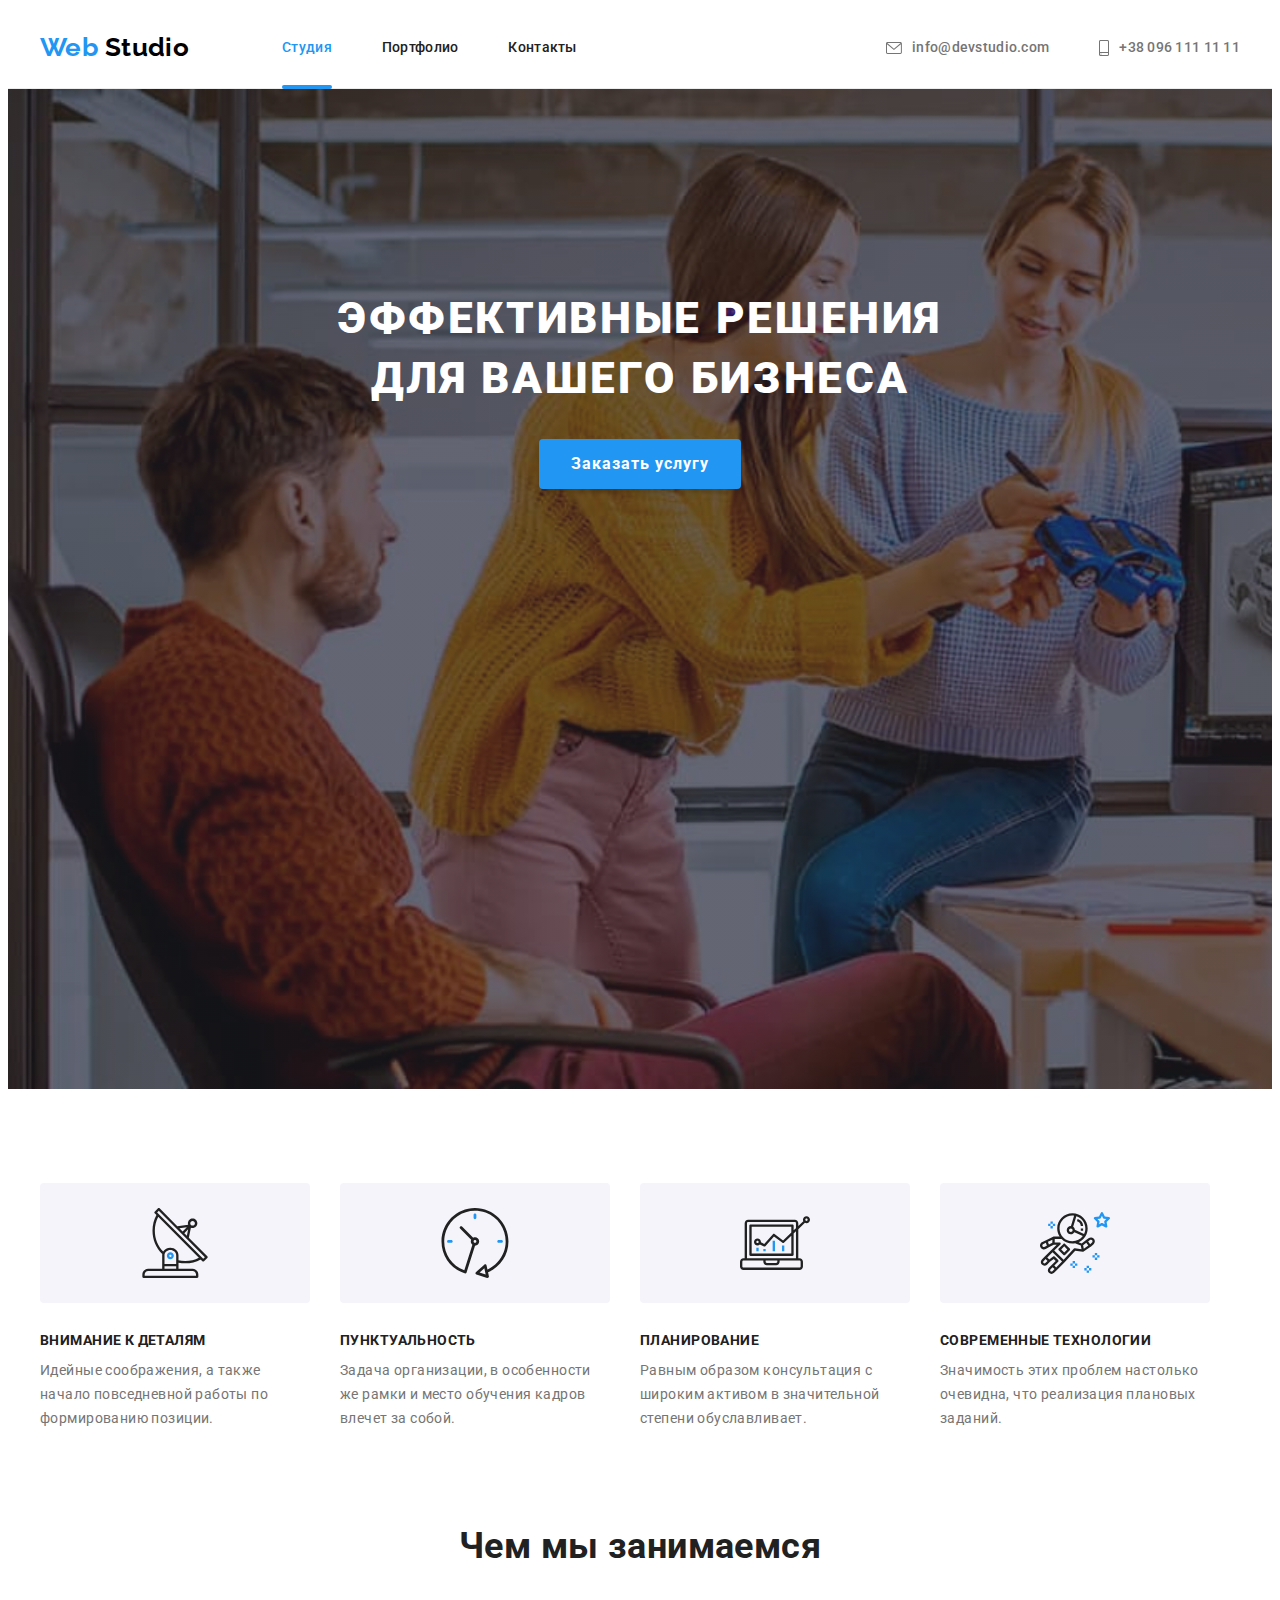
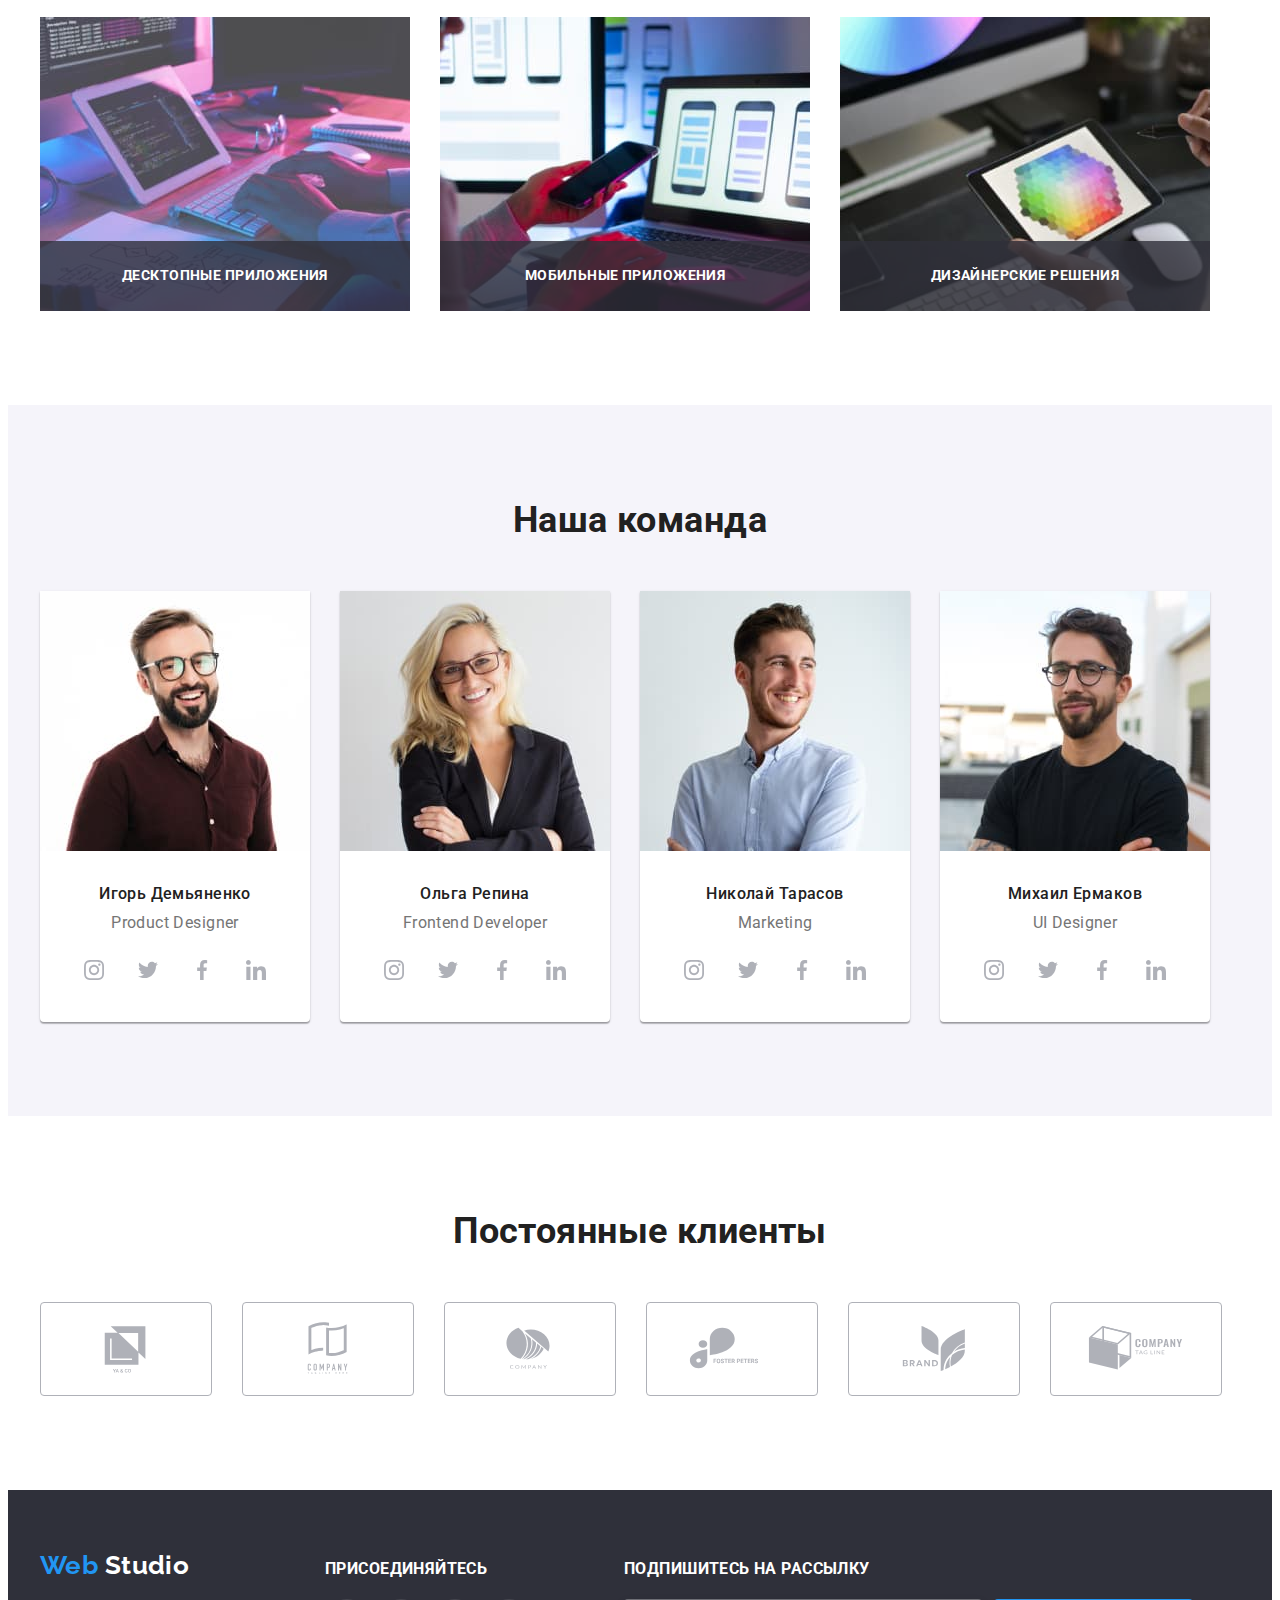
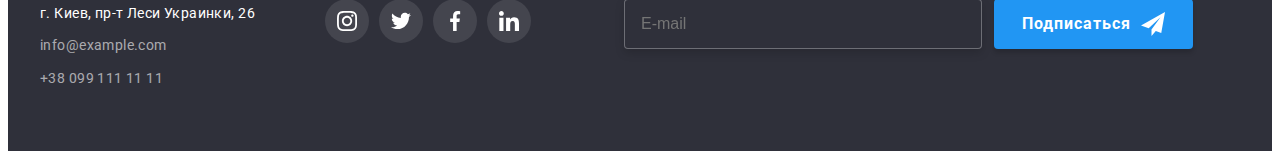
<file: index.html>
<!DOCTYPE html>
<html lang="ru">

<head>
	<meta charset="utf-8" />
	<meta http-equiv="x-ua-compatible" content="ie=edge" />
	<meta name="viewport" content="width=device-width, initial-scale=1.0" />
	<title>Студия</title>
	<link rel="preconnect" href="https://fonts.googleapis.com" />
	<link rel="preconnect" href="https://fonts.gstatic.com" crossorigin />
	<link
		href="https://fonts.googleapis.com/css2?family=Raleway:wght@700&family=Roboto:wght@400;500;700;900&display=swap"
		rel="stylesheet" />
	<link rel="stylesheet" href="https://cdnjs.cloudflare.com/ajax/libs/modern-normalize/1.1.0/modern-normalize.min.css"
		integrity="sha512-wpPYUAdjBVSE4KJnH1VR1HeZfpl1ub8YT/NKx4PuQ5NmX2tKuGu6U/JRp5y+Y8XG2tV+wKQpNHVUX03MfMFn9Q=="
		crossorigin="anonymous" referrerpolicy="no-referrer" />
	<link rel="stylesheet" href="./css/main.min.css" />
</head>

<body>
	<!-- ======== page header ======== -->
	<header class="header">
		<div class="header__container container">
			<!-- ==== logo company ==== -->
			<a href="/" class="logo logo--header-accent" lang="en" aria-label="logo WebStudio">
				<span class="logo__label">Web</span>
				Studio
			</a>
			<!-- ==== menu navigation ==== -->
			<nav>
				<!-- ====links to other pages ==== -->
				<ul class="site-nav">
					<li class="site-nav__item">
						<a href="./index.html" class="site-nav__link site-nav__link--active">Студия</a>
					</li>
					<li class="site-nav__item">
						<a href="./portfolio.html" class="site-nav__link">Портфолио</a>
					</li>
					<li class="site-nav__item">
						<a href="" class="site-nav__link">Контакты</a>
					</li>
				</ul>
			</nav>
			<!-- ==== e-mail and tel ==== -->
			<ul class="contacts">
				<li class="contacts__item">
					<a href="mailto:info@devstudio.com" class="contacts__link">
						<svg class="contacts__icon" width="16" height="12">
							<use href="./images/icons.svg#icon-envelope"></use>
						</svg>
						info@devstudio.com
					</a>
				</li>
				<li class="contacts__item">
					<a href="tel:+380961111111" class="contacts__link">
						<svg class="contacts__icon" width="10" height="16">
							<use href="./images/icons.svg#icon-smartphone"></use>
						</svg>
						+38 096 111 11 11
					</a>
				</li>
			</ul>
		</div>
	</header>

	<!-- ======== page content ======== -->
	<main>
		<!-- ==== hero ==== -->
		<section class="hero">
			<div class="container">
				<h1 class="hero__title">
					Эффективные решения
					<br />
					для вашего бизнеса
				</h1>
				<button type="button" class="hero__button button" data-modal-open>Заказать услугу</button>
			</div>
		</section>
		<!-- ==== features section ==== -->
		<section class="features section">
			<div class="container">
				<h2 class="section__title section__title--hidden">Особенности</h2>
				<ul class="features__list">
					<li class="features__item">
						<div class="features__icon">
							<svg width="70" height="70">
								<use href="./images/icons.svg#icon-antenna"></use>
							</svg>
						</div>
						<h3 class="features__title">Внимание к деталям</h3>
						<p class="features__description">Идейные соображения, а также начало повседневной работы по
							формированию позиции.</p>
					</li>
					<li class="features__item">
						<div class="features__icon">
							<svg width="70" height="70">
								<use href="./images/icons.svg#icon-clock"></use>
							</svg>
						</div>
						<h3 class="features__title">Пунктуальность</h3>
						<p class="features__description">Задача организации, в особенности же рамки и место обучения
							кадров влечет за собой.</p>
					</li>
					<li class="features__item">
						<div class="features__icon">
							<svg width="70" height="70">
								<use href="./images/icons.svg#icon-diagram"></use>
							</svg>
						</div>
						<h3 class="features__title">Планирование</h3>
						<p class="features__description">Равным образом консультация с широким активом в значительной
							степени обуславливает.</p>
					</li>
					<li class="features__item">
						<div class="features__icon">
							<svg width="70" height="70">
								<use href="./images/icons.svg#icon-astronaut"></use>
							</svg>
						</div>
						<h3 class="features__title">Современные технологии</h3>
						<p class="features__description">Значимость этих проблем настолько очевидна, что реализация
							плановых заданий.</p>
					</li>
				</ul>
			</div>
		</section>
		<!-- ==== work section ==== -->
		<section class="work section">
			<div class="container">
				<h2 class="section__title">Чем мы занимаемся</h2>
				<ul class="work__list">
					<li class="work__item">
						<img class="image" src="./images/box1_sq.jpg" alt="Разработка декстопных приложений" width="370"
							height="294" />
						<div class="work__label">
							<p class="work__description">Десктопные приложения</p>
						</div>
					</li>
					<li class="work__item">
						<img class="image" src="./images/box2_sq.jpg" alt="Разработка мобильных приложений" width="370"
							height="294" />
						<div class="work__label">
							<p class="work__description">Мобильные приложения</p>
						</div>
					</li>
					<li class="work__item">
						<img class="image" src="./images/box3_sq.jpg" alt="Разработка дизайнерских приложений"
							width="370" height="294" />
						<div class="work__label">
							<p class="work__description">Дизайнерские решения</p>
						</div>
					</li>
				</ul>
			</div>
		</section>
		<!-- ==== team section ==== -->
		<section class="team section">
			<div class="container">
				<h2 class="section__title">Наша команда</h2>
				<ul class="team__list">
					<li class="team__item">
						<img src="./images/card1_sq.jpg" alt="фото Игоря Демьяненко" width="270" height="260" />
						<div class="team__wrap">
							<h3 class="team__title">Игорь Демьяненко</h3>
							<p class="team__description" lang="en">Product Designer</p>
							<ul class="social-links">
								<li class="social-links__item">
									<a class="social-links__link" href="https://www.instagram.com/" target="_blank"
										rel="noopener noreferrer" lang="en" aria-label="Instagram">
										<svg class="social-links__icon" width="20" height="20">
											<use href="./images/icons.svg#icon-instagram"></use>
										</svg>
									</a>
								</li>
								<li class="social-links__item">
									<a class="social-links__link" href="https://twitter.com/" target="_blank"
										rel="noopener noreferrer" lang="en" aria-label="Twitter">
										<svg class="social-links__icon" width="20" height="20">
											<use href="./images/icons.svg#icon-twitter"></use>
										</svg>
									</a>
								</li>
								<li class="social-links__item">
									<a class="social-links__link" href="https://www.facebook.com/" target="_blank"
										rel="noopener noreferrer" lang="en" aria-label="Facebook">
										<svg class="social-links__icon" width="20" height="20">
											<use href="./images/icons.svg#icon-facebook"></use>
										</svg>
									</a>
								</li>
								<li class="social-links__item">
									<a class="social-links__link" href="https://www.linkedin.com/" target="_blank"
										rel="noopener noreferrer" lang="en" aria-label="Linkedin">
										<svg class="social-links__icon" width="20" height="20">
											<use href="./images/icons.svg#icon-linkedin"></use>
										</svg>
									</a>
								</li>
							</ul>
						</div>
					</li>
					<li class="team__item">
						<img src="./images/card2_sq.jpg" alt="фото Ольги Репиной" width="270" height="260" />
						<div class="team__wrap">
							<h3 class="team__title">Ольга Репина</h3>
							<p class="team__description" lang="en">Frontend Developer</p>
							<ul class="social-links">
								<li class="social-links__item">
									<a class="social-links__link" href="https://www.instagram.com/" target="_blank"
										rel="noopener noreferrer" lang="en" aria-label="Instagram">
										<svg class="social-links__icon" width="20" height="20">
											<use href="./images/icons.svg#icon-instagram"></use>
										</svg>
									</a>
								</li>
								<li class="social-links__item">
									<a class="social-links__link" href="https://twitter.com/" target="_blank"
										rel="noopener noreferrer" lang="en" aria-label="Twitter">
										<svg class="social-links__icon" width="20" height="20">
											<use href="./images/icons.svg#icon-twitter"></use>
										</svg>
									</a>
								</li>
								<li class="social-links__item">
									<a class="social-links__link" href="https://www.facebook.com/" target="_blank"
										rel="noopener noreferrer" lang="en" aria-label="Facebook">
										<svg class="social-links__icon" width="20" height="20">
											<use href="./images/icons.svg#icon-facebook"></use>
										</svg>
									</a>
								</li>
								<li class="social-links__item">
									<a class="social-links__link" href="https://www.linkedin.com/" target="_blank"
										rel="noopener noreferrer" lang="en" aria-label="Linkedin">
										<svg class="social-links__icon" width="20" height="20">
											<use href="./images/icons.svg#icon-linkedin"></use>
										</svg>
									</a>
								</li>
							</ul>
						</div>
					</li>
					<li class="team__item">
						<img src="./images/card3_sq.jpg" alt="фото Николая Тарасова" width="270" height="260" />
						<div class="team__wrap">
							<h3 class="team__title">Николай Тарасов</h3>
							<p class="team__description" lang="en">Marketing</p>
							<ul class="social-links">
								<li class="social-links__item">
									<a class="social-links__link" href="https://www.instagram.com/" target="_blank"
										rel="noopener noreferrer" lang="en" aria-label="Instagram">
										<svg class="social-links__icon" width="20" height="20">
											<use href="./images/icons.svg#icon-instagram"></use>
										</svg>
									</a>
								</li>
								<li class="social-links__item">
									<a class="social-links__link" href="https://twitter.com/" target="_blank"
										rel="noopener noreferrer" lang="en" aria-label="Twitter">
										<svg class="social-links__icon" width="20" height="20">
											<use href="./images/icons.svg#icon-twitter"></use>
										</svg>
									</a>
								</li>
								<li class="social-links__item">
									<a class="social-links__link" href="https://www.facebook.com/" target="_blank"
										rel="noopener noreferrer" lang="en" aria-label="Facebook">
										<svg class="social-links__icon" width="20" height="20">
											<use href="./images/icons.svg#icon-facebook"></use>
										</svg>
									</a>
								</li>
								<li class="social-links__item">
									<a class="social-links__link" href="https://www.linkedin.com/" target="_blank"
										rel="noopener noreferrer" lang="en" aria-label="Linkedin">
										<svg class="social-links__icon" width="20" height="20">
											<use href="./images/icons.svg#icon-linkedin"></use>
										</svg>
									</a>
								</li>
							</ul>
						</div>
					</li>
					<li class="team__item">
						<img src="./images/card4_sq.jpg" alt="фото Михаила Ермакова" width="270" />
						<div class="team__wrap">
							<h3 class="team__title">Михаил Ермаков</h3>
							<p class="team__description" lang="en">UI Designer</p>
							<ul class="social-links">
								<li class="social-links__item">
									<a class="social-links__link" href="https://www.instagram.com/" target="_blank"
										rel="noopener noreferrer" lang="en" aria-label="Instagram">
										<svg class="social-links__icon" width="20" height="20">
											<use href="./images/icons.svg#icon-instagram"></use>
										</svg>
									</a>
								</li>
								<li class="social-links__item">
									<a class="social-links__link" href="https://twitter.com/" target="_blank"
										rel="noopener noreferrer" lang="en" aria-label="Twitter">
										<svg class="social-links__icon" width="20" height="20">
											<use href="./images/icons.svg#icon-twitter"></use>
										</svg>
									</a>
								</li>
								<li class="social-links__item">
									<a class="social-links__link" href="https://www.facebook.com/" target="_blank"
										rel="noopener noreferrer" lang="en" aria-label="Facebook">
										<svg class="social-links__icon" width="20" height="20">
											<use href="./images/icons.svg#icon-facebook"></use>
										</svg>
									</a>
								</li>
								<li class="social-links__item">
									<a class="social-links__link" href="https://www.linkedin.com/" target="_blank"
										rel="noopener noreferrer" lang="en" aria-label="Linkedin">
										<svg class="social-links__icon" width="20" height="20">
											<use href="./images/icons.svg#icon-linkedin"></use>
										</svg>
									</a>
								</li>
							</ul>
						</div>
					</li>
				</ul>
			</div>
		</section>
		<!-- ==== section regular clients ==== -->
		<section class="clients__section section">
			<div class="container">
				<h2 class="section__title">Постоянные клиенты</h2>
				<ul class="clients__list">
					<li class="clients__item">
						<a href="" class="clients__link">
							<svg class="clients__icon" width="106" height="60">
								<use href="./images/icons.svg#icon-client1"></use>
							</svg>
						</a>
					</li>
					<li class="clients__item">
						<a href="" class="clients__link">
							<svg class="clients__icon" width="106" height="60">
								<use href="./images/icons.svg#icon-client2"></use>
							</svg>
						</a>
					</li>
					<li class="clients__item">
						<a href="" class="clients__link">
							<svg class="clients__icon" width="106" height="60">
								<use href="./images/icons.svg#icon-client3"></use>
							</svg>
						</a>
					</li>
					<li class="clients__item">
						<a href="" class="clients__link">
							<svg class="clients__icon" width="106" height="60">
								<use href="./images/icons.svg#icon-client4"></use>
							</svg>
						</a>
					</li>
					<li class="clients__item">
						<a href="" class="clients__link">
							<svg class="clients__icon" width="106" height="60">
								<use href="./images/icons.svg#icon-client5"></use>
							</svg>
						</a>
					</li>
					<li class="clients__item">
						<a href="" class="clients__link">
							<svg class="clients__icon" width="106" height="60">
								<use href="./images/icons.svg#icon-client6"></use>
							</svg>
						</a>
					</li>
				</ul>
			</div>
		</section>
	</main>

	<!-- ======== page footer ======== -->
	<footer class="footer">
		<div class="footer__container container">
			<div class="footer__contacts ">
				<!-- ==== logo company ==== -->
				<a href="/" class="logo logo--footer-accent" lang="en" aria-label="logo WebStudio">
					<span class="logo__label">Web</span>
					Studio
				</a>
				<!-- ==== address ==== -->
				<address class="address">
					<ul class="address__list list">
						<li class="address__item">
							<a href="https://goo.gl/maps/FhsFouY1L5zsYzUFA" target="_blank" rel="noopener noreferrer"
								lang="en" aria-label="Google maps" class="address__link">
								г. Киев, пр-т Леси Украинки, 26
							</a>
						</li>
						<li class="address__item">
							<a href="mailto:info@example.com" class="address__link">info@example.com</a>
						</li>
						<li class="address__item">
							<a href="tel:+380991111111" class="address__link">+38 099 111 11 11</a>
						</li>
					</ul>
				</address>
			</div>
			<!-- ==== social links ==== -->
			<div class="footer__join join">
				<h3 class="join__title">присоединяйтесь</h3>
				<ul class="social-links list">
					<li class="social-links__item social-links__item--bgc">
						<a class="social-links__link" href="https://www.instagram.com/" target="_blank"
							rel="noopener noreferrer" lang="en" aria-label="Instagram">
							<svg class="social-links__icon social-links__icon--white" width="20" height="20">
								<use href="./images/icons.svg#icon-instagram"></use>
							</svg>
						</a>
					</li>
					<li class="social-links__item social-links__item--bgc">
						<a class="social-links__link" href="https://twitter.com/" target="_blank"
							rel="noopener noreferrer" lang="en" aria-label="Twitter">
							<svg class="social-links__icon social-links__icon--white" width="20" height="20">
								<use href="./images/icons.svg#icon-twitter"></use>
							</svg>
						</a>
					</li>
					<li class="social-links__item social-links__item--bgc">
						<a class="social-links__link" href="https://www.facebook.com/" target="_blank"
							rel="noopener noreferrer" lang="en" aria-label="Facebook">
							<svg class="social-links__icon social-links__icon--white" width="20" height="20">
								<use href="./images/icons.svg#icon-facebook"></use>
							</svg>
						</a>
					</li>
					<li class="social-links__item social-links__item--bgc">
						<a class="social-links__link" href="https://www.linkedin.com/" target="_blank"
							rel="noopener noreferrer" lang="en" aria-label="Linkedin">
							<svg class="social-links__icon social-links__icon--white" width="20" height="20">
								<use href="./images/icons.svg#icon-linkedin"></use>
							</svg>
						</a>
					</li>
				</ul>
			</div>
			<!-- ==== form subscribe ==== -->
			<div class="footer__subscribe subscribe">
				<h3 class="subscribe__title">Подпишитесь на рассылку</h3>
				<form class="subscribe__form">
					<label aria-label="Почта">
						<input type="email" name="email" placeholder="E-mail" class="subscribe__input" /></label>
					<button type="submit" class="subscribe__button button">Подписаться</button>
				</form>
			</div>
		</div>
	</footer>
	<!-- ==== modal window ==== -->
	<div class="backdrop is-hidden" data-modal>
		<div class="modal">
			<button class="modal__close-button" aria-label="Закрыть" data-modal-close>
				<svg class="modal__icon" width="11" height="11">
					<use href="./images/icons.svg#icon-close-btn"></use>
				</svg>
			</button>
			<p class="modal__title">Оставьте свои данные, мы вам перезвоним</p>
			<form class="form" name="form-contacts" autocomplete="off">
				<label class="form__field">
					<span class="form__label">Имя</span>
					<span class="form__wrapper">
						<input class="form__input" type="text" name="username" />
						<svg class="form__icon" width="18" height="18">
							<use href="./images/icons.svg#icon-person"></use>
						</svg>
					</span>
				</label>
				<label class="form__field">
					<span class="form__label">Телефон</span>
					<span class="form__wrapper">
						<input class="form__input" type="tel" name="tel" required />
						<svg class="form__icon" width="18" height="18">
							<use href="./images/icons.svg#icon-phone"></use>
						</svg>
					</span>
				</label>
				<label class="form__field">
					<span class="form__label">Почта</span>
					<span class="form__wrapper">
						<input class="form__input" type="email" name="email" />
						<svg class="form__icon" width="18" height="18">
							<use href="./images/icons.svg#icon-email"></use>
						</svg>
					</span>
				</label>
				<label class="form__field form__field-comment">
					<span class="form__label">Комментарий</span>
					<textarea class="form__comment" name="comment" placeholder="Введите текст"></textarea>
				</label>
				<label class="form__field form__field-checkbox">
					<span class="form__wrapper form__wrapper-checkbox">
						<input class="form__input form__input-checkbox" type="checkbox" name="agreement" required />
						<svg class="form__icon form__icon--checked" width="16" height="15">
							<use href="./images/icons.svg#icon-check2"></use>
						</svg>
						<span class="form__icon--unchecked"></span>
					</span>
					<span class="form__label form__label-checkbox">
						Соглашаюсь с рассылкой и принимаю
						<a href="" class="form__agreement">Условия договора</a>
					</span>
				</label>
				<button type="submit" class="form__send-button button">Отправить</button>
			</form>
		</div>
	</div>
	<script src="./js/modal.js"></script>
</body>

</html>
</file>
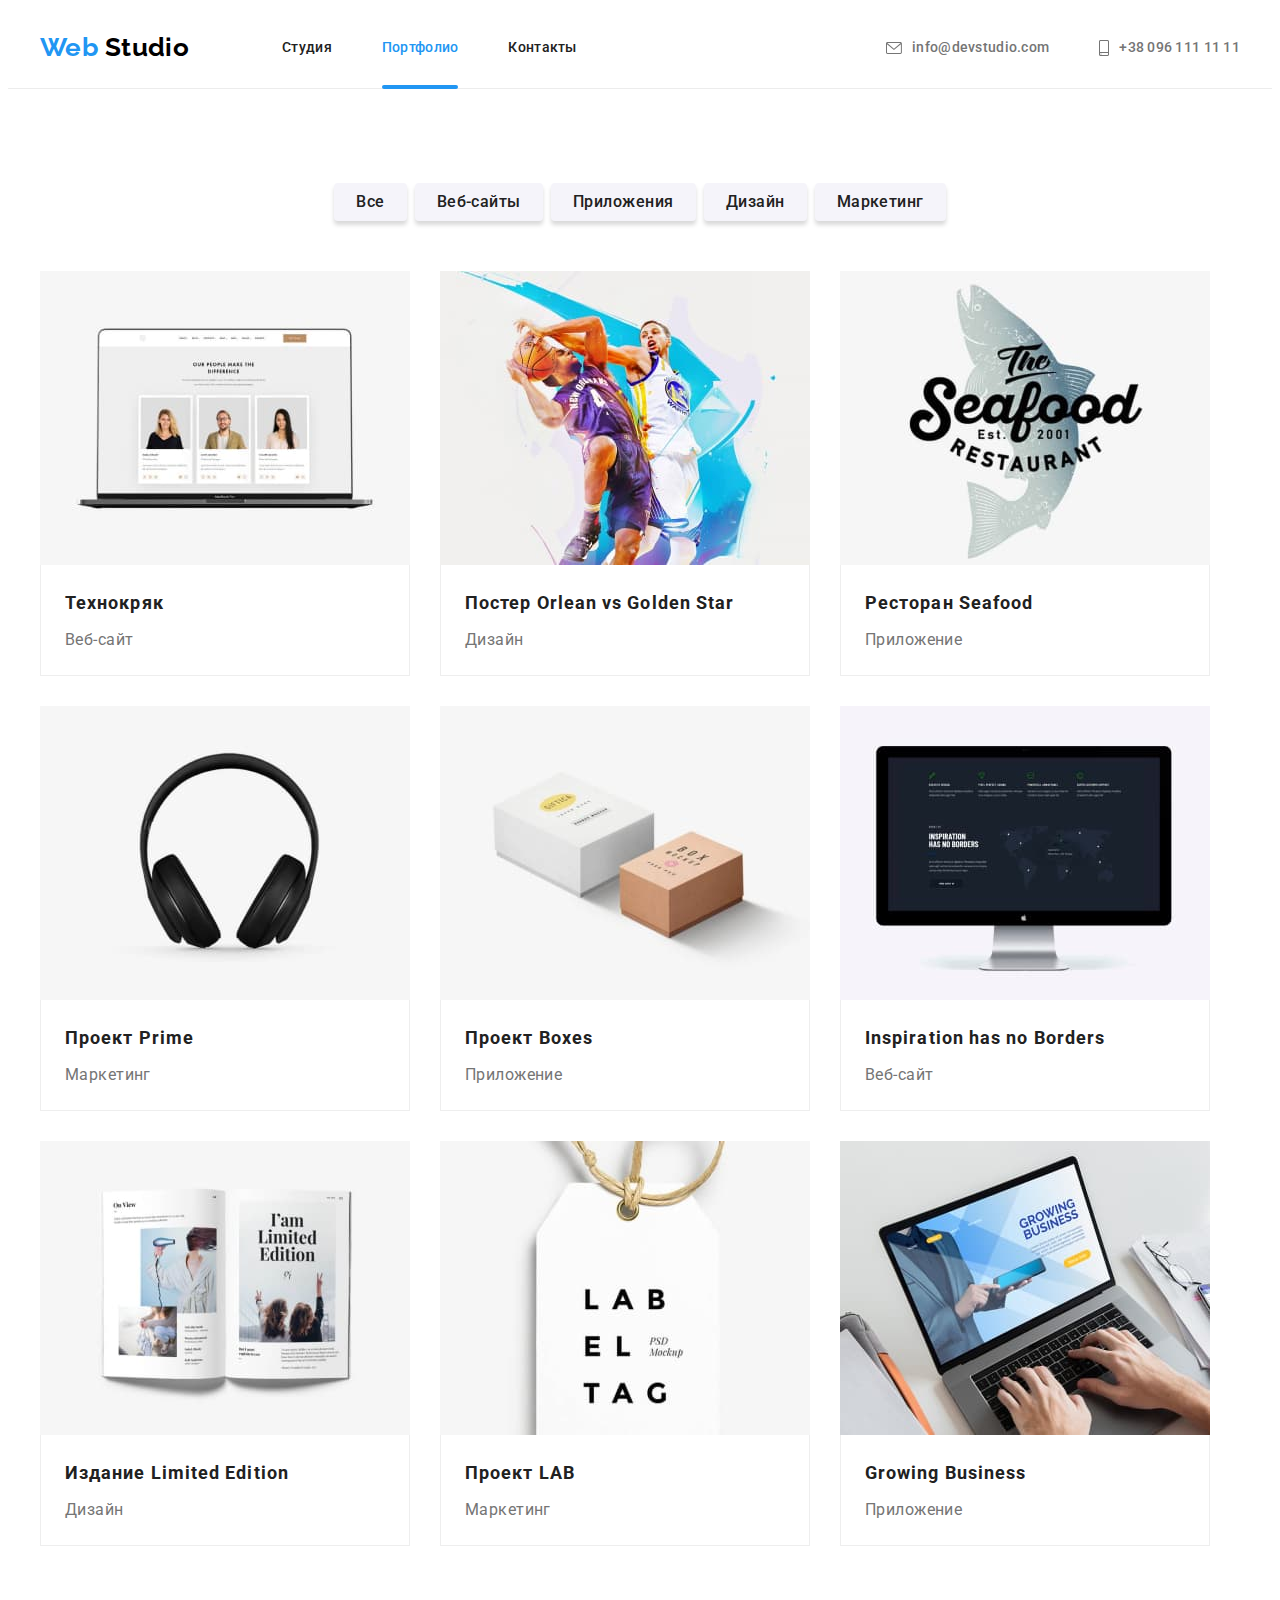
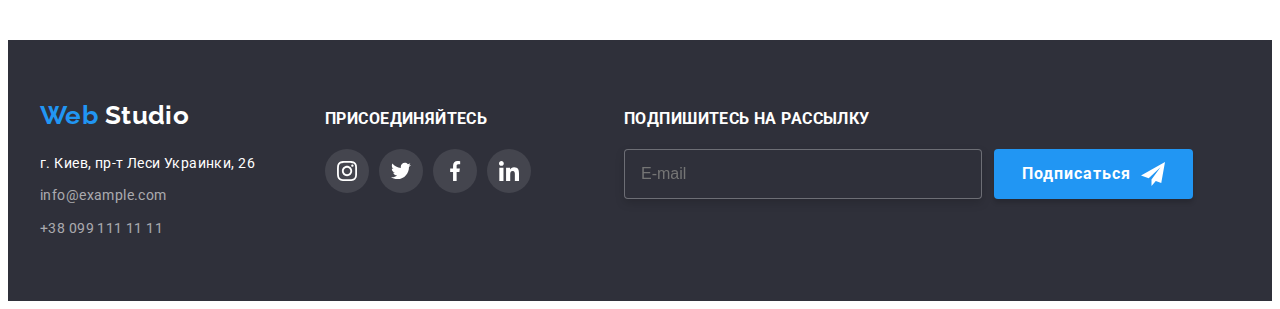
<file: portfolio.html>
<!DOCTYPE html>
<html lang="ru">

<head>
	<meta charset="UTF-8" />
	<meta http-equiv="X-UA-Compatible" content="IE=edge" />
	<meta name="viewport" content="width=device-width, initial-scale=1.0" />
	<title>portfolio</title>
	<link rel="preconnect" href="https://fonts.googleapis.com" />
	<link rel="preconnect" href="https://fonts.gstatic.com" crossorigin />
	<link
		href="https://fonts.googleapis.com/css2?family=Raleway:wght@700&family=Roboto:wght@400;500;700;900&display=swap"
		rel="stylesheet" />
	<link rel="stylesheet" href="https://cdnjs.cloudflare.com/ajax/libs/modern-normalize/1.1.0/modern-normalize.min.css"
		integrity="sha512-wpPYUAdjBVSE4KJnH1VR1HeZfpl1ub8YT/NKx4PuQ5NmX2tKuGu6U/JRp5y+Y8XG2tV+wKQpNHVUX03MfMFn9Q=="
		crossorigin="anonymous" referrerpolicy="no-referrer" />
	<link rel="stylesheet" href="./css/main.min.css" />
</head>

<body>
	<!-- ======== page header ======== -->
	<header class="header">
		<div class="header__container container">
			<!-- ==== logo company ==== -->
			<a href="/" class="logo logo--header-accent" lang="en" aria-label="logo WebStudio">
				<span class="logo__label">Web</span>
				Studio
			</a>
			<!-- ==== menu navigation ==== -->
			<nav>
				<!-- ====links to other pages ==== -->
				<ul class="site-nav">
					<li class="site-nav__item">
						<a href="./index.html" class="site-nav__link">Студия</a>
					</li>
					<li class="site-nav__item">
						<a href="./portfolio.html" class="site-nav__link site-nav__link--active">Портфолио</a>
					</li>
					<li class="site-nav__item">
						<a href="" class="site-nav__link">Контакты</a>
					</li>
				</ul>
			</nav>
			<!-- ==== e-mail and tel ==== -->
			<ul class="contacts">
				<li class="contacts__item">
					<a href="mailto:info@devstudio.com" class="contacts__link">
						<svg class="contacts__icon" width="16" height="12">
							<use href="./images/icons.svg#icon-envelope"></use>
						</svg>
						info@devstudio.com
					</a>
				</li>
				<li class="contacts__item">
					<a href="tel:+380961111111" class="contacts__link">
						<svg class="contacts__icon" width="10" height="16">
							<use href="./images/icons.svg#icon-smartphone"></use>
						</svg>
						+38 096 111 11 11
					</a>
				</li>
			</ul>
		</div>
	</header>

	<!--  ======== page content  ========  -->
	<main>
		<section class="section">
			<div class="container">
				<!-- ==== filters ==== -->
				<h1 class="section__title section__title--hidden">Проекты</h1>
				<ul class="filters list">
					<li class="filters__item"><button type="button" class="filters__button button">Все</button></li>
					<li class="filters__item"><button type="button" class="filters__button button">Веб-сайты</button>
					</li>
					<li class="filters__item"><button type="button" class="filters__button button">Приложения</button>
					</li>
					<li class="filters__item"><button type="button" class="filters__button button">Дизайн</button></li>
					<li class="filters__item"><button type="button" class="filters__button button">Маркетинг</button>
					</li>
				</ul>
				<!-- ==== projects ==== -->
				<ul class="projects list">
					<li class="projects__item">
						<a href="" class="projects__link">
							<div class="projects__box">
								<img class="image" src="./images/project1_sq.jpg" alt="фото веб-сайта Технокряк"
									width="370" height="294" />
								<p class="projects__description">
									Ресурс предлагает комплексные предложения с разным уровнем функционала и сервисов.
									Все это позволит посетителю получить исчерпывающие
									сведения о компании или частном лице.
								</p>
							</div>
							<div class="projects__wrap">
								<h2 class="projects__title">Технокряк</h2>
								<p class="projects__subtitle">Веб-сайт</p>
							</div>
						</a>
					</li>
					<li class="projects__item">
						<a href="" class="projects__link">
							<div class="projects__box">
								<img class="image" src="./images/project2_sq.jpg"
									alt="фото постера New Orlean vs Golden Star" width="370" height="294" />
								<p class="projects__description">
									Ресурс предлагает комплексные предложения с разным уровнем функционала и сервисов.
									Все это позволит посетителю получить исчерпывающие
									сведения о компании или частном лице.
								</p>
							</div>
							<div class="projects__wrap">
								<h2 class="projects__title">
									Постер
									<span lang="en">Orlean vs Golden Star</span>
								</h2>
								<p class="projects__subtitle">Дизайн</p>
							</div>
						</a>
					</li>
					<li class="projects__item">
						<a href="" class="projects__link">
							<div class="projects__box">
								<img class="image" src="./images/project3_sq.jpg"
									alt="фото приложения ресторана Seafood" width="370" height="294" />
								<p class="projects__description">
									Ресурс предлагает комплексные предложения с разным уровнем функционала и сервисов.
									Все это позволит посетителю получить исчерпывающие
									сведения о компании или частном лице.
								</p>
							</div>
							<div class="projects__wrap">
								<h2 class="projects__title">
									Ресторан
									<span lang="en">Seafood</span>
								</h2>
								<p class="projects__subtitle">Приложение</p>
							</div>
						</a>
					</li>
					<li class="projects__item">
						<a href="" class="projects__link">
							<div class="projects__box">
								<img class="image" src="./images/project4_sq.jpg"
									alt="фото наушнков как представление проекта Prime" width="370" height="294" />
								<p class="projects__description">
									Ресурс предлагает комплексные предложения с разным уровнем функционала и сервисов.
									Все это позволит посетителю получить исчерпывающие
									сведения о компании или частном лице.
								</p>
							</div>
							<div class="projects__wrap">
								<h2 class="projects__title">
									Проект
									<span lang="en">Prime</span>
								</h2>
								<p class="projects__subtitle">Маркетинг</p>
							</div>
						</a>
					</li>
					<li class="projects__item">
						<a href="" class="projects__link">
							<div class="projects__box">
								<img class="image" src="./images/project5_sq.jpg"
									alt="фото двух коробок как представление проекта Boxes" width="370" height="294" />
								<p class="projects__description">
									Ресурс предлагает комплексные предложения с разным уровнем функционала и сервисов.
									Все это позволит посетителю получить исчерпывающие
									сведения о компании или частном лице.
								</p>
							</div>
							<div class="projects__wrap">
								<h2 class="projects__title">
									Проект
									<span lang="en">Boxes</span>
								</h2>
								<p class="projects__subtitle">Приложение</p>
							</div>
						</a>
					</li>
					<li class="projects__item">
						<a href="" class="projects__link">
							<div class="projects__box">
								<img class="image" src="./images/project6_sq.jpg"
									alt="фото веб-сайта Inspiration has no Borders" width="370" height="294" />
								<p class="projects__description">
									Ресурс предлагает комплексные предложения с разным уровнем функционала и сервисов.
									Все это позволит посетителю получить исчерпывающие
									сведения о компании или частном лице.
								</p>
							</div>
							<div class="projects__wrap">
								<h2 class="projects__title" lang="en">Inspiration has no Borders</h2>
								<p class="projects__subtitle">Веб-сайт</p>
							</div>
						</a>
					</li>
					<li class="projects__item">
						<a href="" class="projects__link">
							<div class="projects__box">
								<img class="image" src="./images/project7_sq.jpg" alt="фото издания Limited Edition"
									width="370" height="294" />
								<p class="projects__description">
									Ресурс предлагает комплексные предложения с разным уровнем функционала и сервисов.
									Все это позволит посетителю получить исчерпывающие
									сведения о компании или частном лице.
								</p>
							</div>
							<div class="projects__wrap">
								<h2 class="projects__title">
									Издание
									<span lang="en">Limited Edition</span>
								</h2>
								<p class="projects__subtitle">Дизайн</p>
							</div>
						</a>
					</li>
					<li class="projects__item">
						<a href="" class="projects__link">
							<div class="projects__box">
								<img class="image" src="./images/project8_sq.jpg" alt="фото бирки с логотипом LAB"
									width="370" height="294" />
								<p class="projects__description">
									Ресурс предлагает комплексные предложения с разным уровнем функционала и сервисов.
									Все это позволит посетителю получить исчерпывающие
									сведения о компании или частном лице.
								</p>
							</div>
							<div class="projects__wrap">
								<h2 class="projects__title">
									Проект
									<span lang="en">LAB</span>
								</h2>
								<p class="projects__subtitle">Маркетинг</p>
							</div>
						</a>
					</li>
					<li class="projects__item">
						<a href="" class="projects__link">
							<div class="projects__box">
								<img class="image" src="./images/project9_sq.jpg"
									alt="фото монитора с приложением Growing Business" width="370" height="294" />
								<p class="projects__description">
									Ресурс предлагает комплексные предложения с разным уровнем функционала и сервисов.
									Все это позволит посетителю получить исчерпывающие
									сведения о компании или частном лице.
								</p>
							</div>
							<div class="projects__wrap">
								<h2 class="projects__title" lang="en">Growing Business</h2>
								<p class="projects__subtitle">Приложение</p>
							</div>
						</a>
					</li>
				</ul>
			</div>
		</section>
	</main>

	<!-- ======== page footer ======== -->
	<footer class="footer">
		<div class="footer__container container">
			<div class="footer__contacts">
				<!-- ==== logo company ==== -->
				<a href="/" class="logo logo--footer-accent" lang="en" aria-label="logo WebStudio">
					<span class="logo__label">Web</span>
					Studio
				</a>
				<!-- ==== address ==== -->
				<address class="address">
					<ul class="address__list list">
						<li class="address__item">
							<a href="https://goo.gl/maps/FhsFouY1L5zsYzUFA" target="_blank" rel="noopener noreferrer"
								lang="en" aria-label="Google maps" class="address__link">
								г. Киев, пр-т Леси Украинки, 26
							</a>
						</li>
						<li class="address__item">
							<a href="mailto:info@example.com" class="address__link">info@example.com</a>
						</li>
						<li class="address__item">
							<a href="tel:+380991111111" class="address__link">+38 099 111 11 11</a>
						</li>
					</ul>
				</address>
			</div>
			<!-- ==== social links ==== -->
			<div class="footer__join join">
				<h3 class="join__title">присоединяйтесь</h3>
				<ul class="social-links list">
					<li class="social-links__item social-links__item--bgc">
						<a class="social-links__link" href="https://www.instagram.com/" target="_blank"
							rel="noopener noreferrer" lang="en" aria-label="Instagram">
							<svg class="social-links__icon social-links__icon--white" width="20" height="20">
								<use href="./images/icons.svg#icon-instagram"></use>
							</svg>
						</a>
					</li>
					<li class="social-links__item social-links__item--bgc">
						<a class="social-links__link" href="https://twitter.com/" target="_blank"
							rel="noopener noreferrer" lang="en" aria-label="Twitter">
							<svg class="social-links__icon social-links__icon--white" width="20" height="20">
								<use href="./images/icons.svg#icon-twitter"></use>
							</svg>
						</a>
					</li>
					<li class="social-links__item social-links__item--bgc">
						<a class="social-links__link" href="https://www.facebook.com/" target="_blank"
							rel="noopener noreferrer" lang="en" aria-label="Facebook">
							<svg class="social-links__icon social-links__icon--white" width="20" height="20">
								<use href="./images/icons.svg#icon-facebook"></use>
							</svg>
						</a>
					</li>
					<li class="social-links__item social-links__item--bgc">
						<a class="social-links__link" href="https://www.linkedin.com/" target="_blank"
							rel="noopener noreferrer" lang="en" aria-label="Linkedin">
							<svg class="social-links__icon social-links__icon--white" width="20" height="20">
								<use href="./images/icons.svg#icon-linkedin"></use>
							</svg>
						</a>
					</li>
				</ul>
			</div>
			<!-- ==== form subscribe ==== -->
			<div class="footer__subscribe subscribe">
				<h3 class="subscribe__title">Подпишитесь на рассылку</h3>
				<form class="subscribe__form">
					<label aria-label="Почта">
						<input type="email" name="email" placeholder="E-mail" class="subscribe__input" /></label>
					<button type="submit" class="subscribe__button button">Подписаться</button>
				</form>
			</div>
		</div>
	</footer>
</body>

</html>
</file>
<file: css/main.min.css>
.section__title--hidden,.form__input-checkbox{position:absolute;white-space:nowrap;margin:-1px;width:1px;height:1px;overflow:hidden;border:0;padding:0;clip:rect(0 0 0 0);-webkit-clip-path:inset(50%);clip-path:inset(50%)}.social-links,.site-nav,.contacts,.features__list,.work__list,.team__list,.clients__list,.filters,.projects,.address__list{list-style:none;display:-webkit-box;display:-ms-flexbox;display:flex;padding:0;margin:0}.social-links__link,.site-nav__link,.contacts__link,.clients__link{text-decoration:none;color:inherit}.social-links__link:hover,.site-nav__link:hover,.contacts__link:hover,.clients__link:hover,.social-links__link:focus,.site-nav__link:focus,.contacts__link:focus,.clients__link:focus{color:#2196f3}body{font-family:"Roboto",sans-serif;font-weight:400;font-size:14px;letter-spacing:0.03em;color:#212121;background-color:#fff}h1,h2,h3,h4,h5,h6,p{margin-top:0;margin-bottom:0;padding-top:0;padding-bottom:0}.logo{font-family:"Raleway",sans-serif;font-weight:700;font-size:26px;line-height:1.2;text-decoration:none;color:inherit}.logo--header-accent{padding-top:24px;padding-bottom:25px;margin-right:93px;color:#000}.logo--footer-accent{display:block;margin-bottom:20px;color:#fff}.logo__label{color:#2196f3}.button{font-family:inherit;font-weight:700;font-size:16px;line-height:1.88;letter-spacing:0.06em;color:#fff;background-color:#2196f3;-webkit-box-shadow:0px 4px 4px rgba(0,0,0,0.15);box-shadow:0px 4px 4px rgba(0,0,0,0.15);border-radius:4px;border-width:0;border-color:#2196f3;cursor:pointer;-webkit-transition:color 250ms cubic-bezier(0.4, 0, 0.2, 1),background-color 250ms cubic-bezier(0.4, 0, 0.2, 1),border-color 250ms cubic-bezier(0.4, 0, 0.2, 1);transition:color 250ms cubic-bezier(0.4, 0, 0.2, 1),background-color 250ms cubic-bezier(0.4, 0, 0.2, 1),border-color 250ms cubic-bezier(0.4, 0, 0.2, 1)}.button:hover,.button:focus{background-color:#188ce8;border-color:#188ce8}.image{display:block;max-width:100%;height:auto}.container{width:1200px;margin-top:0;margin-bottom:0;margin-left:auto;margin-right:auto;padding-top:0;padding-bottom:0;padding-left:15px;padding-right:15px}.section{padding-top:94px;padding-bottom:94px}.section__title{margin-bottom:50px;font-weight:700;font-size:36px;line-height:1.17;text-align:center}.social-links{-webkit-box-pack:center;-ms-flex-pack:center;justify-content:center}.social-links__item:not(:last-child){margin-right:10px}.social-links__item--bgc{border-radius:50%;background:rgba(255,255,255,0.1)}.social-links__link{display:-webkit-box;display:-ms-flexbox;display:flex;-webkit-box-align:center;-ms-flex-align:center;align-items:center;-webkit-box-pack:center;-ms-flex-pack:center;justify-content:center;width:44px;height:44px;color:#afb1b8;border-radius:50%;-webkit-transition:color 250ms cubic-bezier(0.4, 0, 0.2, 1),background-color 250ms cubic-bezier(0.4, 0, 0.2, 1);transition:color 250ms cubic-bezier(0.4, 0, 0.2, 1),background-color 250ms cubic-bezier(0.4, 0, 0.2, 1)}.social-links__link:hover,.social-links__link:focus{color:#fff;background-color:#2196f3}.social-links__icon{fill:currentColor}.social-links__icon--white{fill:#fff}.header{border-bottom:1px solid #ececec}.header__container{display:-webkit-box;display:-ms-flexbox;display:flex;-webkit-box-align:center;-ms-flex-align:center;align-items:center}.site-nav__item:not(:last-child){margin-right:50px}.site-nav__link{display:-webkit-box;display:-ms-flexbox;display:flex;-webkit-box-align:center;-ms-flex-align:center;align-items:center;padding-top:32px;padding-bottom:32px;font-weight:500;line-height:1.14;letter-spacing:0.02em;-webkit-transition:color 250ms cubic-bezier(0.4, 0, 0.2, 1);transition:color 250ms cubic-bezier(0.4, 0, 0.2, 1)}.site-nav__link--active{position:relative;color:#2196f3}.site-nav__link--active::after{position:absolute;content:"";bottom:-1px;left:0;width:100%;height:4px;border-radius:2px;background:#2196f3}.contacts{margin-left:auto}.contacts__link{display:-webkit-box;display:-ms-flexbox;display:flex;-webkit-box-align:center;-ms-flex-align:center;align-items:center;padding-top:32px;padding-bottom:32px;font-weight:500;line-height:1.14;letter-spacing:0.02em;-webkit-transition:color 250ms cubic-bezier(0.4, 0, 0.2, 1);transition:color 250ms cubic-bezier(0.4, 0, 0.2, 1)}.contacts__item{color:#757575}.contacts__item:not(:last-child){margin-right:50px}.contacts__icon{margin-right:10px;fill:currentColor}.hero{margin-left:auto;margin-right:auto;padding-top:200px;padding-bottom:200px;max-width:1600px;height:600px;background-color:#2f303a;background-image:-webkit-gradient(linear, left top, right top, from(rgba(47,48,58,0.4)), to(rgba(47,48,58,0.4))),url(../images/hero.jpg);background-image:linear-gradient(to right, rgba(47,48,58,0.4), rgba(47,48,58,0.4)),url(../images/hero.jpg);background-size:cover;text-align:center}.hero__title{margin-bottom:30px;font-weight:900;font-size:44px;line-height:1.36;letter-spacing:0.06em;text-transform:uppercase;color:#fff}.hero__button{display:inline-block;-webkit-box-align:center;-ms-flex-align:center;align-items:center;padding:10px 32px}.features{padding-bottom:0}.features__item{width:270px}.features__item:not(:last-child){margin-right:30px}.features__icon{display:-webkit-box;display:-ms-flexbox;display:flex;-webkit-box-pack:center;-ms-flex-pack:center;justify-content:center;-webkit-box-align:center;-ms-flex-align:center;align-items:center;margin-bottom:30px;width:270px;height:120px;background:#f5f4fa;border-radius:4px}.features__title{margin-bottom:10px;font-weight:700;font-size:14px;line-height:1.14;text-transform:uppercase}.features__description{line-height:1.71;color:#757575}.work__item{position:relative}.work__item:not(:last-child){margin-right:30px}.work__label{position:absolute;bottom:0;left:0;display:-webkit-box;display:-ms-flexbox;display:flex;-webkit-box-pack:center;-ms-flex-pack:center;justify-content:center;-webkit-box-align:center;-ms-flex-align:center;align-items:center;width:370px;height:70px;background:rgba(47,48,58,0.8)}.work__description{font-weight:700;line-height:1.14;text-align:center;letter-spacing:0.03em;text-transform:uppercase;color:#fff}.team{background-color:#f5f4fa}.team__item{width:270px;background-color:#fff;-webkit-box-shadow:0px 1px 3px rgba(0,0,0,0.12),0px 1px 1px rgba(0,0,0,0.14),0px 2px 1px rgba(0,0,0,0.2);box-shadow:0px 1px 3px rgba(0,0,0,0.12),0px 1px 1px rgba(0,0,0,0.14),0px 2px 1px rgba(0,0,0,0.2);border-radius:0px 0px 4px 4px}.team__item:not(:last-child){margin-right:30px}.team__wrap{padding-top:30px;padding-bottom:30px;text-align:center}.team__title{margin-bottom:10px;font-weight:500;font-size:16px;line-height:1.19}.team__description{margin-bottom:16px;font-weight:400;font-size:16px;line-height:1.19;color:#757575}.clients__item:not(:last-child){margin-right:30px}.clients__link{display:-webkit-box;display:-ms-flexbox;display:flex;-webkit-box-pack:center;-ms-flex-pack:center;justify-content:center;-webkit-box-align:center;-ms-flex-align:center;align-items:center;width:170px;height:92px;color:#afb1b8;border:1px solid #afb1b8;border-radius:4px;-webkit-transition:color 250ms cubic-bezier(0.4, 0, 0.2, 1),border 250ms cubic-bezier(0.4, 0, 0.2, 1);transition:color 250ms cubic-bezier(0.4, 0, 0.2, 1),border 250ms cubic-bezier(0.4, 0, 0.2, 1)}.clients__link:hover,.clients__link:focus{border:1px solid #2196f3;color:#2196f3}.clients__icon{fill:currentColor}.filters{-webkit-box-pack:center;-ms-flex-pack:center;justify-content:center}.filters__item:not(:last-child){margin-right:8px}.filters__button{padding:6px 22px;width:auto;height:auto;font-family:inherit;font-weight:500;font-size:16px;line-height:1.62;letter-spacing:0.03em;color:#212121;background-color:#f5f4fa;border-color:transparent;border-radius:4px;-webkit-transition:color 250ms cubic-bezier(0.4, 0, 0.2, 1),background-color 250ms cubic-bezier(0.4, 0, 0.2, 1),-webkit-box-shadow 250ms cubic-bezier(0.4, 0, 0.2, 1);transition:color 250ms cubic-bezier(0.4, 0, 0.2, 1),background-color 250ms cubic-bezier(0.4, 0, 0.2, 1),-webkit-box-shadow 250ms cubic-bezier(0.4, 0, 0.2, 1);transition:color 250ms cubic-bezier(0.4, 0, 0.2, 1),background-color 250ms cubic-bezier(0.4, 0, 0.2, 1),box-shadow 250ms cubic-bezier(0.4, 0, 0.2, 1);transition:color 250ms cubic-bezier(0.4, 0, 0.2, 1),background-color 250ms cubic-bezier(0.4, 0, 0.2, 1),box-shadow 250ms cubic-bezier(0.4, 0, 0.2, 1),-webkit-box-shadow 250ms cubic-bezier(0.4, 0, 0.2, 1);cursor:pointer}.filters__button:active,.filters__button:hover,.filters__button:focus{color:#fff;background-color:#2196f3;-webkit-box-shadow:0px 3px 1px rgba(0,0,0,0.1),0px 1px 2px rgba(0,0,0,0.08),0px 2px 2px rgba(0,0,0,0.12);box-shadow:0px 3px 1px rgba(0,0,0,0.1),0px 1px 2px rgba(0,0,0,0.08),0px 2px 2px rgba(0,0,0,0.12)}.projects{-ms-flex-wrap:wrap;flex-wrap:wrap;margin-top:50px}.projects__item{margin-right:30px;margin-bottom:30px;width:370px}.projects__item:nth-child(3n){margin-right:0}.projects__item:nth-last-child(-n+3){margin-bottom:0}.projects__link{display:inline-block;text-decoration:none;color:inherit;-webkit-transition:-webkit-box-shadow 250ms cubic-bezier(0.4, 0, 0.2, 1);transition:-webkit-box-shadow 250ms cubic-bezier(0.4, 0, 0.2, 1);transition:box-shadow 250ms cubic-bezier(0.4, 0, 0.2, 1);transition:box-shadow 250ms cubic-bezier(0.4, 0, 0.2, 1), -webkit-box-shadow 250ms cubic-bezier(0.4, 0, 0.2, 1)}.projects__link:hover,.projects__link:focus{color:inherit;-webkit-box-shadow:0px 1px 1px rgba(0,0,0,0.12),0px 4px 4px rgba(0,0,0,0.06),1px 4px 6px rgba(0,0,0,0.16);box-shadow:0px 1px 1px rgba(0,0,0,0.12),0px 4px 4px rgba(0,0,0,0.06),1px 4px 6px rgba(0,0,0,0.16)}.projects__wrap{padding-top:20px;padding-bottom:20px;padding-left:24px;padding-right:24px;border-right:1px solid #eeeeee;border-bottom:1px solid #eeeeee;border-left:1px solid #eeeeee}.projects__title{margin-bottom:4px;font-weight:700;font-size:18px;line-height:2;letter-spacing:0.06em;text-align:left}.projects__subtitle{font-weight:400;font-size:16px;line-height:1.88;text-align:left;color:#757575}.projects__box{position:relative;overflow:hidden}.projects__description{position:absolute;padding-top:63px;padding-bottom:63px;padding-left:24px;padding-right:24px;width:100%;height:100%;background-color:rgba(33,150,243,0.9);color:#fff;font-size:18px;line-height:1.56;text-align:left;-webkit-transition:-webkit-transform 250ms cubic-bezier(0.4, 0, 0.2, 1);transition:-webkit-transform 250ms cubic-bezier(0.4, 0, 0.2, 1);transition:transform 250ms cubic-bezier(0.4, 0, 0.2, 1);transition:transform 250ms cubic-bezier(0.4, 0, 0.2, 1), -webkit-transform 250ms cubic-bezier(0.4, 0, 0.2, 1)}.projects__link:hover .projects__description,.projects__link:focus .projects__description{-webkit-transform:translateY(-100%);transform:translateY(-100%)}.footer{padding-top:60px;padding-bottom:60px;background-color:#2f303a}.footer__container{display:-webkit-box;display:-ms-flexbox;display:flex;-webkit-box-align:baseline;-ms-flex-align:baseline;align-items:baseline}.footer__contacts{margin-right:70px}.address{font-style:inherit;line-height:1.71;color:rgba(255,255,255,0.6)}.address__list{display:block}.address__item:first-child{padding-top:0;color:#fff}.address__item:not(:last-child){margin-bottom:9px}.address__link{text-decoration:none;color:inherit}.footer__join{margin-right:93px}.join__title{margin-bottom:20px;font-weight:700;line-height:1.14;text-transform:uppercase;color:#fff}.footer__subscribe{margin-right:auto}.subscribe__form{display:-webkit-box;display:-ms-flexbox;display:flex}.subscribe__title{margin-bottom:20px;font-weight:700;line-height:1.14;text-transform:uppercase;color:#fff}.subscribe__input{margin-right:12px;padding-top:15px;padding-bottom:15px;padding-left:16px;width:358px;height:50px;display:-webkit-box;display:-ms-flexbox;display:flex;-webkit-box-align:center;-ms-flex-align:center;align-items:center;font-size:16px;line-height:1.25;color:rgba(255,255,255,0.6);background-color:#2f303a;-webkit-box-sizing:border-box;box-sizing:border-box;border:1px solid rgba(255,255,255,0.3);-webkit-filter:drop-shadow(0px 4px 4px rgba(0,0,0,0.15));filter:drop-shadow(0px 4px 4px rgba(0,0,0,0.15));border-radius:4px;-webkit-transition:border-color transition-duration cubic-bezier(0.4, 0, 0.2, 1);transition:border-color transition-duration cubic-bezier(0.4, 0, 0.2, 1)}.subscribe__input:hover,.subscribe__input:focus,.subscribe__input:active{outline:0;border-color:#fff}.subscribe__button{display:-webkit-box;display:-ms-flexbox;display:flex;-webkit-box-align:center;-ms-flex-align:center;align-items:center;-webkit-box-pack:center;-ms-flex-pack:center;justify-content:center;text-align:center;padding:10px 28px}.subscribe__button::after{content:"";display:inline-block;width:24px;height:24px;margin-left:10px;background-image:url(../images/icons/send.svg);background-size:contain}.backdrop{position:fixed;top:0;left:0;width:100%;height:100%;background:rgba(0,0,0,0.2);-webkit-transition:opacity 250ms cubic-bezier(0.4, 0, 0.2, 1),visibility 250ms cubic-bezier(0.4, 0, 0.2, 1),-webkit-transform 250ms cubic-bezier(0.4, 0, 0.2, 1);transition:opacity 250ms cubic-bezier(0.4, 0, 0.2, 1),visibility 250ms cubic-bezier(0.4, 0, 0.2, 1),-webkit-transform 250ms cubic-bezier(0.4, 0, 0.2, 1);transition:opacity 250ms cubic-bezier(0.4, 0, 0.2, 1),visibility 250ms cubic-bezier(0.4, 0, 0.2, 1),transform 250ms cubic-bezier(0.4, 0, 0.2, 1);transition:opacity 250ms cubic-bezier(0.4, 0, 0.2, 1),visibility 250ms cubic-bezier(0.4, 0, 0.2, 1),transform 250ms cubic-bezier(0.4, 0, 0.2, 1),-webkit-transform 250ms cubic-bezier(0.4, 0, 0.2, 1)}.backdrop.is-hidden{opacity:0;pointer-events:none;visibility:hidden}.form{display:block;text-align:center}.form__field{display:block;margin-bottom:10px;text-align:left}.form__label{display:inline-block;margin-bottom:4px;font-size:12px;line-height:1.17;letter-spacing:0.01em;color:#757575}.form__wrapper{position:relative;display:block}.form__input{display:-webkit-box;display:-ms-flexbox;display:flex;padding-top:12px;padding-bottom:12px;padding-left:42px;padding-right:16px;width:448px;height:40px;color:#212121;border:1px solid rgba(33,33,33,0.2);border-radius:4px;-webkit-transition:border-color 250ms cubic-bezier(0.4, 0, 0.2, 1);transition:border-color 250ms cubic-bezier(0.4, 0, 0.2, 1)}.form__field:focus-within .form__input{outline:0;border-color:#2196f3}.form__icon{position:absolute;top:50%;left:12px;-webkit-transform:translateY(-50%);transform:translateY(-50%);fill:currentColor;-webkit-transition:fill 250ms cubic-bezier(0.4, 0, 0.2, 1);transition:fill 250ms cubic-bezier(0.4, 0, 0.2, 1)}.form__field:focus-within .form__icon{fill:#2196f3}.form__field-comment{margin-bottom:20px}.form__comment{display:-webkit-box;display:-ms-flexbox;display:flex;padding:12px 16px;width:448px;height:120px;resize:none;line-height:1.14;letter-spacing:0.01em;color:#212121;border:1px solid rgba(33,33,33,0.2);border-radius:4px;-webkit-transition:border-color 250ms cubic-bezier(0.4, 0, 0.2, 1);transition:border-color 250ms cubic-bezier(0.4, 0, 0.2, 1)}.form__comment:hover,.form__comment:focus,.form__comment:active{outline:0;border-color:#2196f3}.form__comment::-webkit-input-placeholder{color:rgba(117,117,117,0.5)}.form__comment:-ms-input-placeholder{color:rgba(117,117,117,0.5)}.form__comment::-ms-input-placeholder{color:rgba(117,117,117,0.5)}.form__comment::placeholder{color:rgba(117,117,117,0.5)}.form__field-checkbox{display:-webkit-box;display:-ms-flexbox;display:flex;-webkit-box-pack:center;-ms-flex-pack:center;justify-content:center;-webkit-box-align:center;-ms-flex-align:center;align-items:center;margin-bottom:30px}.form__wrapper-checkbox{position:relative;display:block;margin-right:7px;width:16px;height:15px;cursor:pointer}.form__icon--checked{position:absolute;top:50%;left:0;-webkit-transform:translateY(-50%);transform:translateY(-50%);opacity:0;-webkit-transition:opacity 250ms cubic-bezier(0.4, 0, 0.2, 1);transition:opacity 250ms cubic-bezier(0.4, 0, 0.2, 1)}.form__input-checkbox:checked+.form__icon--checked{opacity:1}.form__icon--unchecked{position:absolute;top:50%;left:0;-webkit-transform:translateY(-50%);transform:translateY(-50%);width:16px;height:15px;border:2px solid #212121;border-radius:2px;-webkit-transition:border-color 250ms cubic-bezier(0.4, 0, 0.2, 1);transition:border-color 250ms cubic-bezier(0.4, 0, 0.2, 1)}.form__input-checkbox:checked ~ .form__icon--unchecked,.form__input-checkbox:focus ~ .form__icon--unchecked,.form__input-checkbox:hover ~ .form__icon--unchecked{border-color:#2196f3}.form__label-checkbox{margin-bottom:0;font-size:14px;line-height:1.71;color:#757575;cursor:pointer;-webkit-user-select:none;-moz-user-select:none;-ms-user-select:none;user-select:none}.form__agreement{color:#2196f3}.form__send-button{padding:10px 55px}.modal{position:absolute;top:50%;left:50%;-webkit-transform:translate(-50%, -50%) scale(1);transform:translate(-50%, -50%) scale(1);padding:40px;width:528px;height:581px;background:#fff;-webkit-box-shadow:0px 1px 3px rgba(0,0,0,0.12),0px 1px 1px rgba(0,0,0,0.14),0px 2px 1px rgba(0,0,0,0.2);box-shadow:0px 1px 3px rgba(0,0,0,0.12),0px 1px 1px rgba(0,0,0,0.14),0px 2px 1px rgba(0,0,0,0.2);border-radius:4px;opacity:1;-webkit-transition:visibility 250ms cubic-bezier(0.4, 0, 0.2, 1),opacity 250ms cubic-bezier(0.4, 0, 0.2, 1),-webkit-transform 250ms cubic-bezier(0.4, 0, 0.2, 1);transition:visibility 250ms cubic-bezier(0.4, 0, 0.2, 1),opacity 250ms cubic-bezier(0.4, 0, 0.2, 1),-webkit-transform 250ms cubic-bezier(0.4, 0, 0.2, 1);transition:transform 250ms cubic-bezier(0.4, 0, 0.2, 1),visibility 250ms cubic-bezier(0.4, 0, 0.2, 1),opacity 250ms cubic-bezier(0.4, 0, 0.2, 1);transition:transform 250ms cubic-bezier(0.4, 0, 0.2, 1),visibility 250ms cubic-bezier(0.4, 0, 0.2, 1),opacity 250ms cubic-bezier(0.4, 0, 0.2, 1),-webkit-transform 250ms cubic-bezier(0.4, 0, 0.2, 1)}.backdrop.is-hidden>.modal{-webkit-transform:translate(-50%, -50%) scale(1.5);transform:translate(-50%, -50%) scale(1.5)}.modal__title{margin-bottom:12px;font-weight:700;font-size:20px;line-height:1.15;text-align:center}.modal__close-button{position:absolute;top:8px;right:8px;display:-webkit-box;display:-ms-flexbox;display:flex;-webkit-box-pack:center;-ms-flex-pack:center;justify-content:center;-webkit-box-align:center;-ms-flex-align:center;align-items:center;width:30px;height:30px;color:#000;background:#fff;border:1px solid rgba(0,0,0,0.1);border-radius:50%;cursor:pointer;-webkit-transition:color 250ms cubic-bezier(0.4, 0, 0.2, 1);transition:color 250ms cubic-bezier(0.4, 0, 0.2, 1)}.modal__close-button:hover,.modal__close-button:focus{color:#2196f3}.modal__icon{fill:currentColor}
/*# sourceMappingURL=main.min.css.map */
</file>
